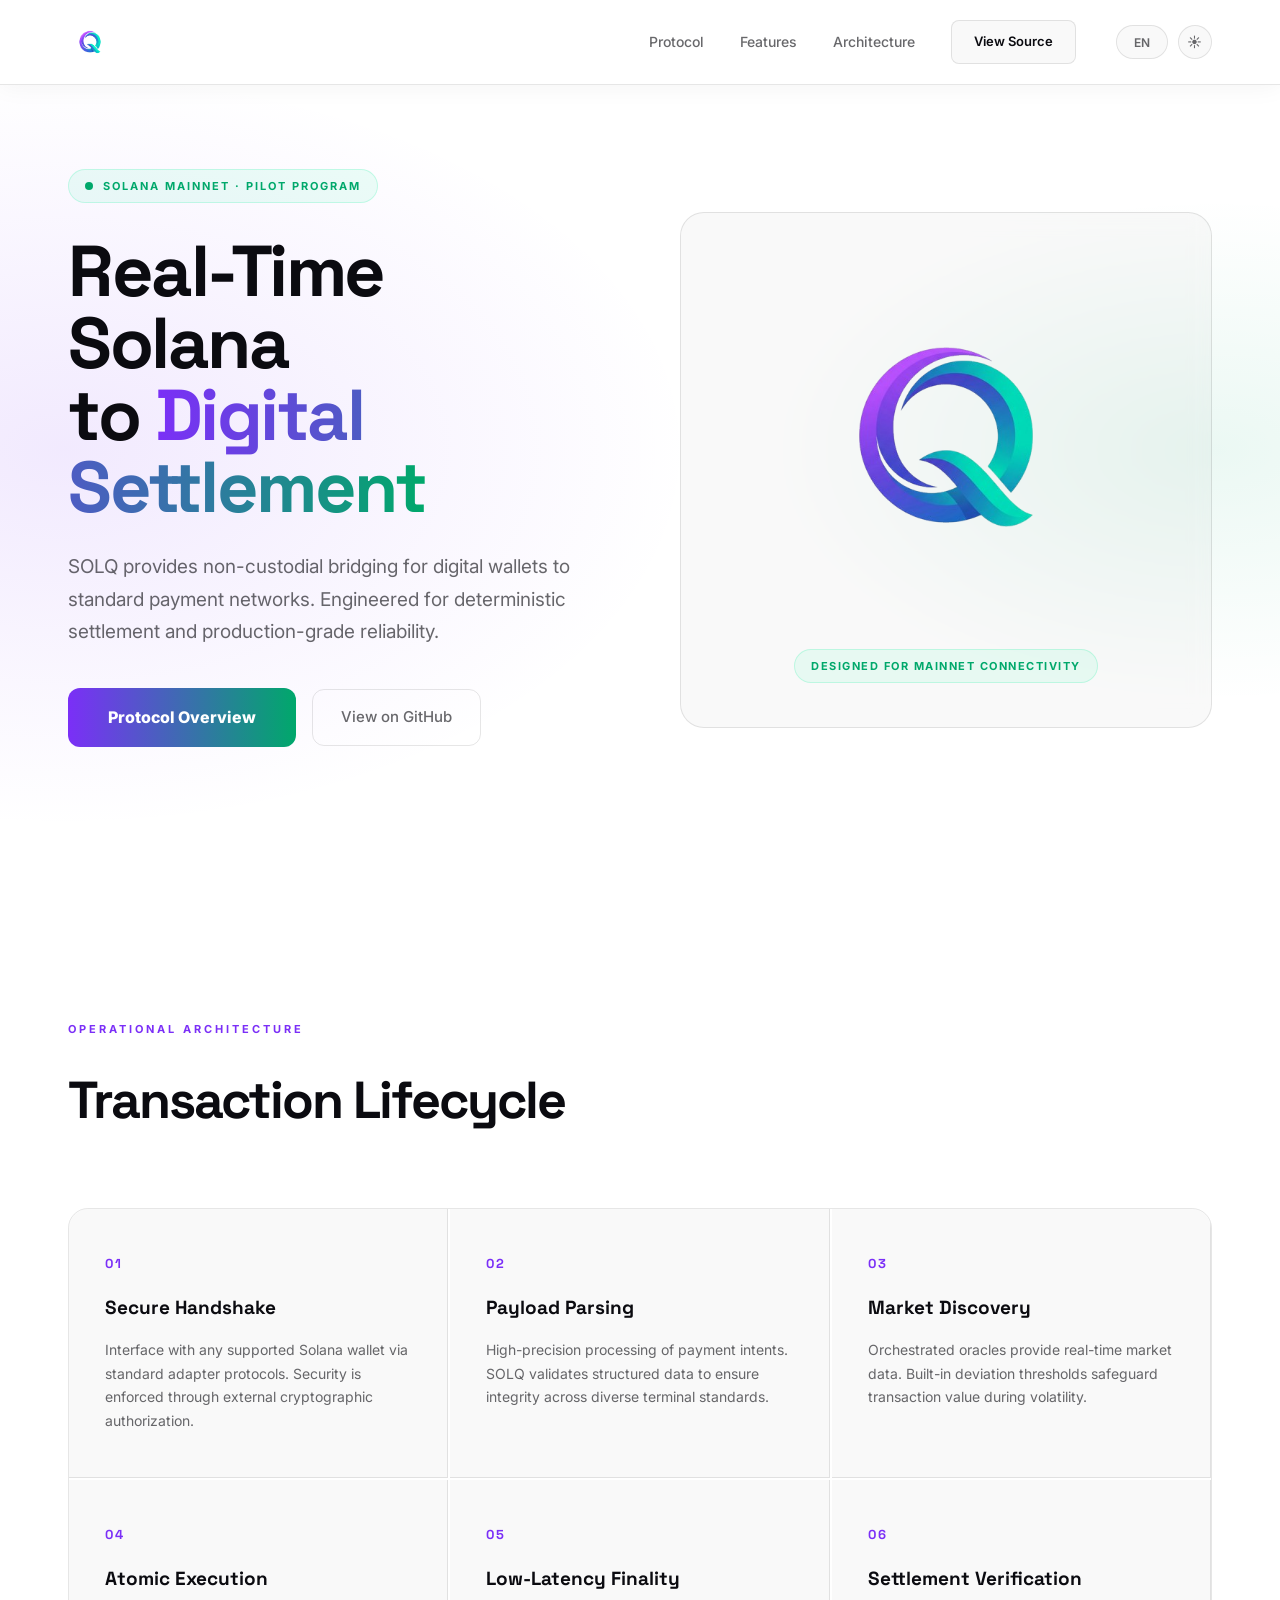
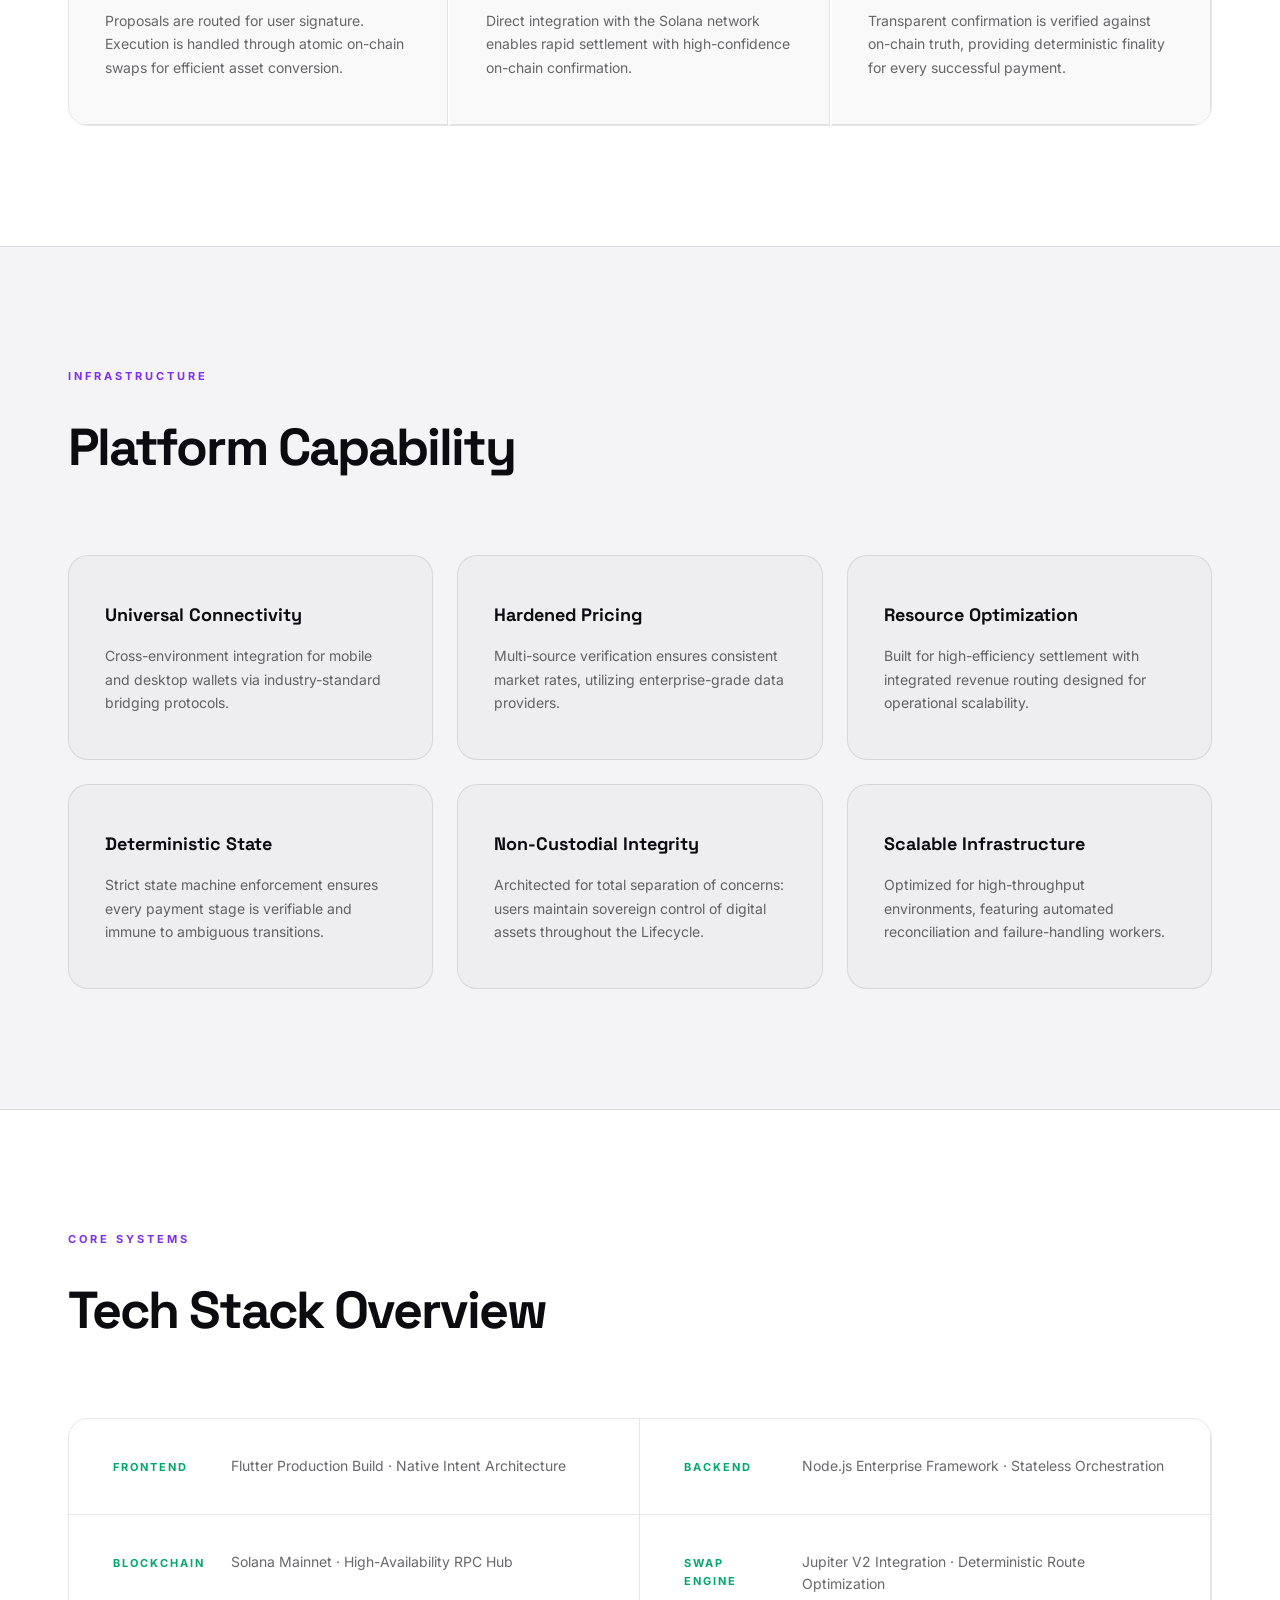
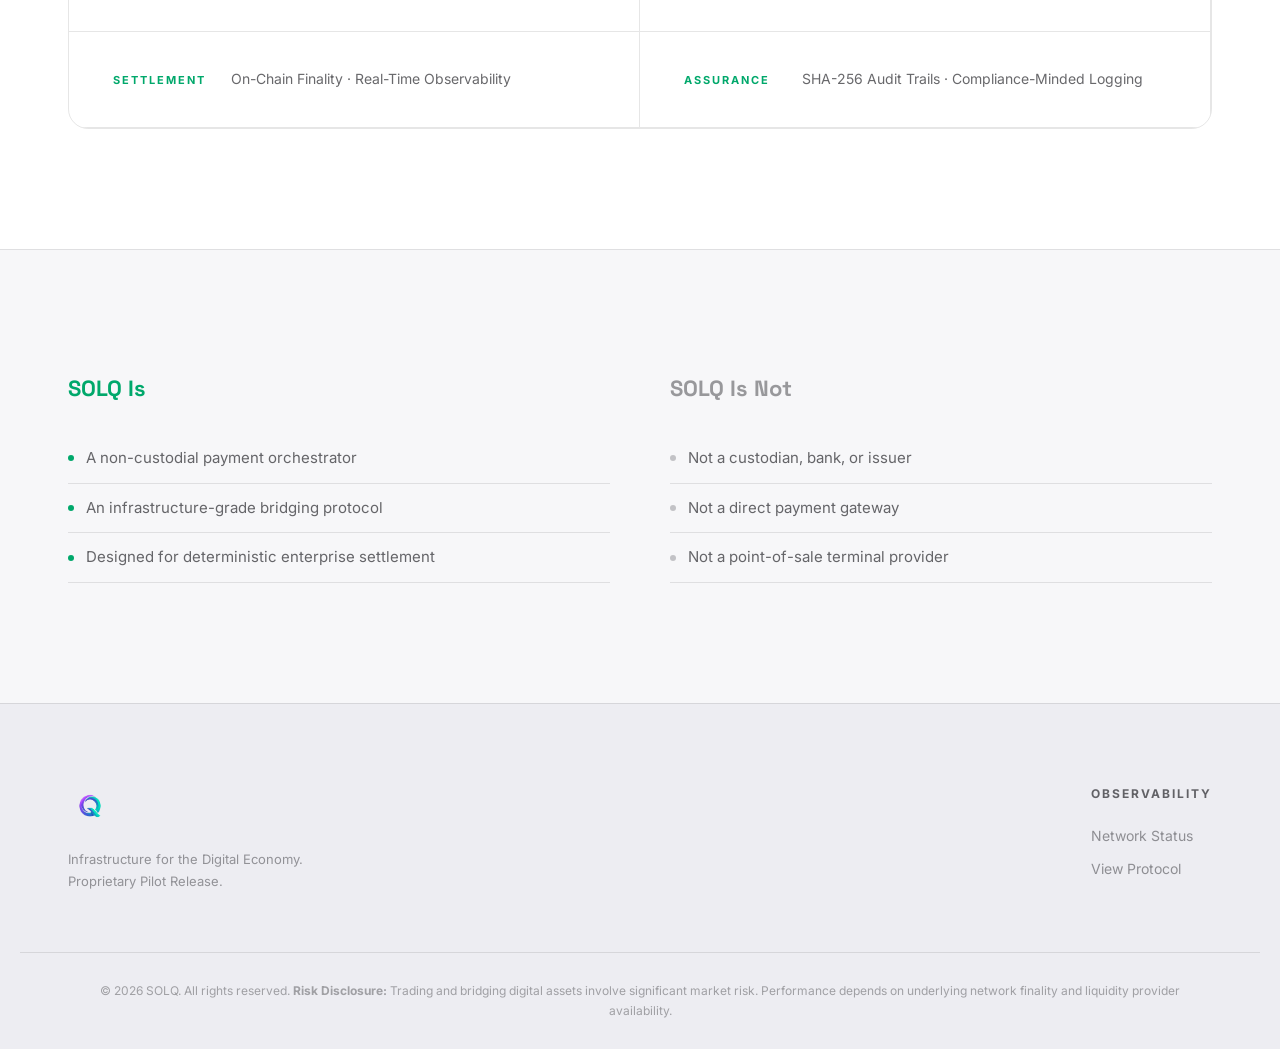
<file: index.html>
<!DOCTYPE html>
<html lang="en">

<head>
    <meta charset="UTF-8">
    <meta name="viewport" content="width=device-width, initial-scale=1.0">
    <title>SOLQ | Payment Orchestration Infrastructure</title>
    <meta name="description"
        content="SOLQ is a professional payment orchestrator on the Solana network, designed for low-latency bridging between digital assets and standard commerce.">
    <link rel="preconnect" href="https://fonts.googleapis.com">
    <link rel="preconnect" href="https://fonts.gstatic.com" crossorigin>
    <link
        href="https://fonts.googleapis.com/css2?family=Inter:wght@400;500;600;700&family=Space+Grotesk:wght@500;700;800&display=swap"
        rel="stylesheet">
    <link rel="stylesheet" href="style.css">
    <script>
        (function () {
            var root = document.documentElement;
            var theme = 'dark';
            var lang = 'en';
            try {
                theme = localStorage.getItem('solq-theme') ||
                    (window.matchMedia('(prefers-color-scheme: light)').matches ? 'light' : 'dark');
                lang = localStorage.getItem('solq-lang') ||
                    ((navigator.language || 'en').toLowerCase().indexOf('id') === 0 ? 'id' : 'en');
            } catch (e) { }
            root.setAttribute('data-theme', theme);
            root.setAttribute('lang', lang);
        })();
    </script>
</head>

<body>

    <nav id="navbar">
        <div class="container nav-content">
            <a href="#" class="logo-link">
                <img src="assets/logo_full.png" alt="SOLQ Corporate Logo" class="nav-logo-img">
            </a>
            <div class="nav-links">
                <a href="#protocol" data-i18n="nav.protocol">Protocol</a>
                <a href="#features" data-i18n="nav.features">Features</a>
                <a href="#architecture" data-i18n="nav.architecture">Architecture</a>
                <a href="https://github.com/nayrbryanGaming/solq" target="_blank" class="btn-nav"
                    data-i18n="nav.source">View Source</a>
                <div class="nav-controls">
                    <button id="lang-toggle" class="ctrl-btn" type="button" data-i18n-aria="a11y.lang"
                        aria-label="Switch language">
                        <span id="lang-label">EN</span>
                    </button>
                    <button id="theme-toggle" class="ctrl-btn" type="button" data-i18n-aria="a11y.theme"
                        aria-label="Switch theme">
                        <span class="theme-icon-dark" aria-hidden="true">&#9790;</span>
                        <span class="theme-icon-light" aria-hidden="true">&#9728;</span>
                    </button>
                </div>
            </div>
        </div>
    </nav>

    <header class="hero">
        <div class="container hero-grid">
            <div class="hero-content reveal">
                <div class="status-badge">
                    <span class="pulse-dot"></span>
                    <span data-i18n="hero.badge">SOLANA MAINNET &middot; PILOT PROGRAM</span>
                </div>
                <h1 data-i18n-html="hero.title">Real-Time Solana<br>to <span class="grad-text">Digital
                        Settlement</span></h1>
                <p class="subtitle" data-i18n="hero.subtitle">SOLQ provides non-custodial bridging for digital wallets
                    to standard payment networks. Engineered for deterministic settlement and production-grade
                    reliability.</p>
                <div class="hero-cta">
                    <a href="#protocol" class="btn-primary" data-i18n="hero.cta1">Protocol Overview</a>
                    <a href="https://github.com/nayrbryanGaming/solq" target="_blank" class="btn-ghost"
                        data-i18n="hero.cta2">View on GitHub</a>
                </div>
            </div>
            <div class="hero-diagram reveal">
                <div class="hero-logo-box">
                    <img src="assets/logo_full.png" alt="SOLQ Infrastructure" class="hero-logo-img">
                    <div class="hero-logo-tag" data-i18n="hero.tag">
                        DESIGNED FOR MAINNET CONNECTIVITY
                    </div>
                </div>
            </div>
        </div>
    </header>

    <section id="protocol" class="section-protocol">
        <div class="container">
            <div class="section-label" data-i18n="protocol.label">Operational Architecture</div>
            <h2 class="reveal" data-i18n="protocol.title">Transaction Lifecycle</h2>
            <div class="steps-grid reveal">
                <div class="step-card">
                    <div class="step-n">01</div>
                    <h3 data-i18n="step1.h">Secure Handshake</h3>
                    <p data-i18n="step1.p">Interface with any supported Solana wallet via standard adapter protocols.
                        Security is enforced through external cryptographic authorization.</p>
                </div>
                <div class="step-card">
                    <div class="step-n">02</div>
                    <h3 data-i18n="step2.h">Payload Parsing</h3>
                    <p data-i18n="step2.p">High-precision processing of payment intents. SOLQ validates structured data
                        to ensure integrity across diverse terminal standards.</p>
                </div>
                <div class="step-card">
                    <div class="step-n">03</div>
                    <h3 data-i18n="step3.h">Market Discovery</h3>
                    <p data-i18n="step3.p">Orchestrated oracles provide real-time market data. Built-in deviation
                        thresholds safeguard transaction value during volatility.</p>
                </div>
                <div class="step-card">
                    <div class="step-n">04</div>
                    <h3 data-i18n="step4.h">Atomic Execution</h3>
                    <p data-i18n="step4.p">Proposals are routed for user signature. Execution is handled through atomic
                        on-chain swaps for efficient asset conversion.</p>
                </div>
                <div class="step-card">
                    <div class="step-n">05</div>
                    <h3 data-i18n="step5.h">Low-Latency Finality</h3>
                    <p data-i18n="step5.p">Direct integration with the Solana network enables rapid settlement with
                        high-confidence on-chain confirmation.</p>
                </div>
                <div class="step-card">
                    <div class="step-n">06</div>
                    <h3 data-i18n="step6.h">Settlement Verification</h3>
                    <p data-i18n="step6.p">Transparent confirmation is verified against on-chain truth, providing
                        deterministic finality for every successful payment.</p>
                </div>
            </div>
        </div>
    </section>

    <section id="features" class="section-dark">
        <div class="container">
            <div class="section-label" data-i18n="feat.label">Infrastructure</div>
            <h2 class="reveal" data-i18n="feat.title">Platform Capability</h2>
            <div class="features-grid reveal">
                <div class="feat-card">
                    <div class="feat-line"></div>
                    <h3 data-i18n="feat1.h">Universal Connectivity</h3>
                    <p data-i18n="feat1.p">Cross-environment integration for mobile and desktop wallets via
                        industry-standard bridging protocols.</p>
                </div>
                <div class="feat-card">
                    <div class="feat-line"></div>
                    <h3 data-i18n="feat2.h">Hardened Pricing</h3>
                    <p data-i18n="feat2.p">Multi-source verification ensures consistent market rates, utilizing
                        enterprise-grade data providers.</p>
                </div>
                <div class="feat-card">
                    <div class="feat-line"></div>
                    <h3 data-i18n="feat3.h">Resource Optimization</h3>
                    <p data-i18n="feat3.p">Built for high-efficiency settlement with integrated revenue routing designed
                        for operational scalability.</p>
                </div>
                <div class="feat-card">
                    <div class="feat-line"></div>
                    <h3 data-i18n="feat4.h">Deterministic State</h3>
                    <p data-i18n="feat4.p">Strict state machine enforcement ensures every payment stage is verifiable
                        and immune to ambiguous transitions.</p>
                </div>
                <div class="feat-card">
                    <div class="feat-line"></div>
                    <h3 data-i18n="feat5.h">Non-Custodial Integrity</h3>
                    <p data-i18n="feat5.p">Architected for total separation of concerns: users maintain sovereign
                        control of digital assets throughout the Lifecycle.</p>
                </div>
                <div class="feat-card">
                    <div class="feat-line"></div>
                    <h3 data-i18n="feat6.h">Scalable Infrastructure</h3>
                    <p data-i18n="feat6.p">Optimized for high-throughput environments, featuring automated
                        reconciliation and failure-handling workers.</p>
                </div>
            </div>
        </div>
    </section>

    <section id="architecture" class="section-stack">
        <div class="container">
            <div class="section-label" data-i18n="stack.label">Core Systems</div>
            <h2 class="reveal" data-i18n="stack.title">Tech Stack Overview</h2>
            <div class="stack-grid reveal">
                <div class="stack-item">
                    <div class="stack-label" data-i18n="stack1.k">Frontend</div>
                    <div class="stack-value" data-i18n="stack1.v">Flutter Production Build &middot; Native Intent
                        Architecture</div>
                </div>
                <div class="stack-item">
                    <div class="stack-label" data-i18n="stack2.k">Backend</div>
                    <div class="stack-value" data-i18n="stack2.v">Node.js Enterprise Framework &middot; Stateless
                        Orchestration</div>
                </div>
                <div class="stack-item">
                    <div class="stack-label" data-i18n="stack3.k">Blockchain</div>
                    <div class="stack-value" data-i18n="stack3.v">Solana Mainnet &middot; High-Availability RPC Hub</div>
                </div>
                <div class="stack-item">
                    <div class="stack-label" data-i18n="stack4.k">Swap Engine</div>
                    <div class="stack-value" data-i18n="stack4.v">Jupiter V2 Integration &middot; Deterministic Route
                        Optimization</div>
                </div>
                <div class="stack-item">
                    <div class="stack-label" data-i18n="stack5.k">Settlement</div>
                    <div class="stack-value" data-i18n="stack5.v">On-Chain Finality &middot; Real-Time Observability
                    </div>
                </div>
                <div class="stack-item">
                    <div class="stack-label" data-i18n="stack6.k">Assurance</div>
                    <div class="stack-value" data-i18n="stack6.v">SHA-256 Audit Trails &middot; Compliance-Minded
                        Logging</div>
                </div>
            </div>
        </div>
    </section>

    <section class="section-posture">
        <div class="container">
            <div class="posture-grid reveal">
                <div class="posture-col">
                    <h3 data-i18n="is.title">SOLQ Is</h3>
                    <ul>
                        <li data-i18n="is.1">A non-custodial payment orchestrator</li>
                        <li data-i18n="is.2">An infrastructure-grade bridging protocol</li>
                        <li data-i18n="is.3">Designed for deterministic enterprise settlement</li>
                    </ul>
                </div>
                <div class="posture-col posture-right">
                    <h3 data-i18n="isnot.title">SOLQ Is Not</h3>
                    <ul>
                        <li data-i18n="isnot.1">Not a custodian, bank, or issuer</li>
                        <li data-i18n="isnot.2">Not a direct payment gateway</li>
                        <li data-i18n="isnot.3">Not a point-of-sale terminal provider</li>
                    </ul>
                </div>
            </div>
        </div>
    </section>

    <footer>
        <div class="container footer-content">
            <div class="footer-brand">
                <img src="assets/logo_full.png" alt="SOLQ Logo" class="footer-logo-img">
                <p data-i18n-html="footer.tagline">Infrastructure for the Digital Economy.<br>Proprietary Pilot Release.
                </p>
            </div>
            <div class="footer-links-col">
                <h4 data-i18n="footer.obs">Observability</h4>
                <a href="https://solscan.io" target="_blank" data-i18n="footer.status">Network Status</a>
                <a href="https://github.com/nayrbryanGaming/solq" target="_blank" data-i18n="footer.protocol">View
                    Protocol</a>
            </div>
        </div>
        <div class="footer-bottom">
            <div class="container">
                <p data-i18n-html="footer.legal">&copy; 2026 SOLQ. All rights reserved. <strong>Risk
                        Disclosure:</strong> Trading and bridging digital assets involve significant market risk.
                    Performance depends on underlying network finality and liquidity provider availability.</p>
            </div>
        </div>
    </footer>

    <script src="i18n.js"></script>
    <script src="script.js"></script>
</body>

</html>
</file>
<file: style.css>
:root {
    --purple: #9945FF;
    --green: #14F199;
    --bg: #030303;
    --bg2: #070707;
    --bg3: #050505;
    --bg4: #000000;
    --nav-bg: rgba(3, 3, 3, 0.92);
    --text: #ffffff;
    --on-accent: #000000;
    --muted: rgba(255, 255, 255, 0.55);
    --border: rgba(255, 255, 255, 0.08);
    --card-bg: rgba(255, 255, 255, 0.03);
    --w07: rgba(255, 255, 255, 0.7);
    --w03: rgba(255, 255, 255, 0.3);
    --w3: rgba(255, 255, 255, 0.3);
    --w025: rgba(255, 255, 255, 0.25);
    --w02: rgba(255, 255, 255, 0.2);
    --w015: rgba(255, 255, 255, 0.15);
    --w01: rgba(255, 255, 255, 0.1);
    --glow-p: rgba(153, 69, 255, 0.07);
    --glow-g: rgba(20, 241, 153, 0.05);
}

:root[data-theme="light"] {
    --purple: #7B2FF7;
    --green: #00A86B;
    --bg: #FFFFFF;
    --bg2: #F7F7F9;
    --bg3: #F4F4F7;
    --bg4: #EDEDF2;
    --nav-bg: rgba(255, 255, 255, 0.92);
    --text: #0B0B10;
    --on-accent: #FFFFFF;
    --muted: rgba(11, 11, 16, 0.62);
    --border: rgba(11, 11, 16, 0.10);
    --card-bg: rgba(11, 11, 16, 0.025);
    --w07: rgba(11, 11, 16, 0.72);
    --w03: rgba(11, 11, 16, 0.42);
    --w3: rgba(11, 11, 16, 0.42);
    --w025: rgba(11, 11, 16, 0.40);
    --w02: rgba(11, 11, 16, 0.36);
    --w015: rgba(11, 11, 16, 0.22);
    --w01: rgba(11, 11, 16, 0.34);
    --glow-p: rgba(123, 47, 247, 0.10);
    --glow-g: rgba(0, 168, 107, 0.08);
}


* {
    margin: 0;
    padding: 0;
    box-sizing: border-box;
}

html {
    scroll-behavior: smooth;
}

body {
    background: var(--bg);
    color: var(--text);
    font-family: 'Inter', sans-serif;
    line-height: 1.65;
    overflow-x: hidden;
}

.container {
    max-width: 1240px;
    margin: 0 auto;
    padding: 0 48px;
}

/* ── NAVBAR ── */
nav {
    position: fixed;
    top: 0;
    width: 100%;
    z-index: 1000;
    padding: 20px 0;
    background: var(--nav-bg);
    backdrop-filter: blur(24px);
    -webkit-backdrop-filter: blur(24px);
    border-bottom: 1px solid var(--border);
    transition: padding 0.3s ease;
}

.nav-content {
    display: flex;
    align-items: center;
    justify-content: space-between;
}

.logo-link {
    text-decoration: none;
    display: flex;
    align-items: center;
}

.nav-logo {
    height: 36px;
    display: block;
}

.nav-links {
    display: flex;
    align-items: center;
    gap: 36px;
}

.nav-links a {
    color: var(--muted);
    text-decoration: none;
    font-size: 14px;
    font-weight: 500;
    transition: color 0.3s;
}

.nav-links a:hover {
    color: var(--text);
}

.btn-nav {
    background: var(--card-bg);
    border: 1px solid var(--border);
    color: var(--text) !important;
    padding: 10px 22px;
    border-radius: 8px;
    font-size: 13px !important;
    font-weight: 600 !important;
    transition: all 0.3s !important;
}

.btn-nav:hover {
    border-color: rgba(153, 69, 255, 0.5) !important;
    background: rgba(153, 69, 255, 0.08) !important;
    color: var(--text) !important;
}

/* ── OFFICIAL LOGO STYLES ── */
.nav-logo-img {
    height: 44px;
    width: auto;
    display: block;
    object-fit: contain;
    filter: brightness(1.1);
    transition: transform 0.3s ease;
}

.nav-logo-img:hover {
    transform: scale(1.05);
}

.hero-logo-box {
    background: var(--card-bg);
    border: 1px solid var(--border);
    border-radius: 24px;
    padding: 44px 40px;
    display: flex;
    flex-direction: column;
    align-items: center;
    gap: 32px;
    backdrop-filter: blur(10px);
}

.hero-logo-img {
    width: 100%;
    max-width: 360px;
    height: auto;
    object-fit: contain;
    display: block;
}

.hero-logo-tag {
    display: inline-flex;
    align-items: center;
    gap: 10px;
    background: rgba(20, 241, 153, 0.08);
    border: 1px solid rgba(20, 241, 153, 0.2);
    border-radius: 100px;
    padding: 7px 16px;
    font-size: 11px;
    font-weight: 700;
    letter-spacing: 1.5px;
    color: var(--green);
    text-transform: uppercase;
}

.hero-stats {
    display: flex;
    gap: 32px;
    width: 100%;
    justify-content: center;
    border-top: 1px solid var(--border);
    padding-top: 24px;
}

.hero-stat {
    text-align: center;
}

.stat-val {
    display: block;
    font-family: 'Space Grotesk', sans-serif;
    font-size: 24px;
    font-weight: 800;
    background: linear-gradient(90deg, var(--purple), var(--green));
    -webkit-background-clip: text;
    -webkit-text-fill-color: transparent;
    background-clip: text;
}

.stat-lbl {
    display: block;
    font-size: 11px;
    color: var(--muted);
    letter-spacing: 1px;
    margin-top: 4px;
}

.footer-logo-img {
    height: 44px;
    width: auto;
    object-fit: contain;
    display: block;
    margin-bottom: 20px;
    filter: brightness(1.05);
}

/* ── HERO ── */
.hero {
    padding: 160px 0 120px;
    min-height: 100vh;
    display: flex;
    align-items: center;
    background: radial-gradient(ellipse 70% 60% at 5% 50%, var(--glow-p) 0%, transparent 70%),
        radial-gradient(ellipse 50% 40% at 95% 50%, var(--glow-g) 0%, transparent 70%);
}

.hero-grid {
    display: grid;
    grid-template-columns: 1fr 1fr;
    gap: 80px;
    align-items: center;
}

.status-badge {
    display: inline-flex;
    align-items: center;
    gap: 10px;
    background: rgba(20, 241, 153, 0.08);
    border: 1px solid rgba(20, 241, 153, 0.2);
    border-radius: 100px;
    padding: 7px 16px;
    font-size: 11px;
    font-weight: 700;
    letter-spacing: 2px;
    color: var(--green);
    text-transform: uppercase;
    margin-bottom: 32px;
}

.pulse-dot {
    width: 8px;
    height: 8px;
    background: var(--green);
    border-radius: 50%;
    animation: pulse 2s infinite;
    flex-shrink: 0;
}

@keyframes pulse {

    0%,
    100% {
        opacity: 1;
        transform: scale(1);
    }

    50% {
        opacity: 0.4;
        transform: scale(0.85);
    }
}

h1 {
    font-family: 'Space Grotesk', sans-serif;
    font-size: 72px;
    line-height: 1.0;
    letter-spacing: -2.5px;
    font-weight: 800;
    margin-bottom: 28px;
}

.grad-text {
    background: linear-gradient(90deg, var(--purple), var(--green));
    -webkit-background-clip: text;
    -webkit-text-fill-color: transparent;
    background-clip: text;
}

.subtitle {
    font-size: 19px;
    color: var(--muted);
    max-width: 540px;
    line-height: 1.7;
    margin-bottom: 40px;
}

.hero-cta {
    display: flex;
    gap: 16px;
    align-items: center;
    margin-bottom: 24px;
}

.btn-primary {
    background: linear-gradient(90deg, var(--purple), var(--green));
    color: var(--on-accent);
    text-decoration: none;
    padding: 16px 40px;
    border-radius: 12px;
    font-weight: 800;
    font-size: 16px;
    transition: all 0.3s cubic-bezier(0.175, 0.885, 0.32, 1.275);
}

.btn-primary:hover {
    transform: translateY(-4px);
    box-shadow: 0 16px 40px rgba(153, 69, 255, 0.35);
}

.btn-ghost {
    color: var(--muted);
    text-decoration: none;
    font-size: 15px;
    font-weight: 500;
    border: 1px solid var(--border);
    padding: 15px 28px;
    border-radius: 12px;
    transition: all 0.3s;
}

.btn-ghost:hover {
    color: var(--text);
    border-color: var(--w03);
}

.tagline-fine {
    font-size: 12px;
    color: var(--w02);
    letter-spacing: 0.5px;
}

.arch-box {
    background: var(--card-bg);
    border: 1px solid var(--border);
    border-radius: 24px;
    padding: 10px;
    backdrop-filter: blur(10px);
}

.arch-box svg {
    width: 100%;
    display: block;
}

/* ── SECTIONS ── */

section {
    padding: 120px 0;
}

h2 {
    font-family: 'Space Grotesk', sans-serif;
    font-size: 52px;
    font-weight: 800;
    letter-spacing: -2px;
    margin-bottom: 64px;
}

.section-label {
    font-size: 11px;
    font-weight: 700;
    letter-spacing: 3px;
    text-transform: uppercase;
    color: var(--purple);
    margin-bottom: 20px;
}

/* ── PROTOCOL / STEPS ── */
.section-protocol {
    background: var(--bg);
}

.steps-grid {
    display: grid;
    grid-template-columns: repeat(3, 1fr);
    gap: 2px;
    border: 1px solid var(--border);
    border-radius: 20px;
    overflow: hidden;
}

.step-card {
    padding: 44px 36px;
    background: var(--card-bg);
    position: relative;
    border-right: 1px solid var(--border);
    border-bottom: 1px solid var(--border);
    transition: background 0.3s;
}

.step-card:hover {
    background: rgba(153, 69, 255, 0.04);
}

.step-n {
    font-family: 'Space Grotesk', sans-serif;
    font-size: 13px;
    font-weight: 700;
    color: var(--purple);
    letter-spacing: 2px;
    margin-bottom: 18px;
}

.step-card h3 {
    font-family: 'Space Grotesk', sans-serif;
    font-size: 19px;
    margin-bottom: 14px;
}

.step-card p {
    font-size: 14px;
    color: var(--muted);
    line-height: 1.7;
}

/* ── FEATURES ── */
.section-dark {
    background: var(--bg3);
    border-top: 1px solid var(--border);
    border-bottom: 1px solid var(--border);
}

.features-grid {
    display: grid;
    grid-template-columns: repeat(3, 1fr);
    gap: 24px;
}

.feat-card {
    padding: 44px 36px;
    background: var(--card-bg);
    border: 1px solid var(--border);
    border-radius: 20px;
    transition: all 0.4s;
}

.feat-card:hover {
    border-color: rgba(153, 69, 255, 0.3);
    transform: translateY(-6px);
    box-shadow: 0 20px 50px rgba(153, 69, 255, 0.08);
}

.feat-icon-box {
    width: 56px;
    height: 56px;
    background: rgba(153, 69, 255, 0.08);
    border-radius: 14px;
    display: flex;
    align-items: center;
    justify-content: center;
    margin-bottom: 28px;
}

.feat-card h3 {
    font-family: 'Space Grotesk', sans-serif;
    font-size: 18px;
    margin-bottom: 14px;
}

.feat-card p {
    font-size: 14px;
    color: var(--muted);
    line-height: 1.7;
}

/* ── TECH STACK ── */
.section-stack {
    background: var(--bg);
}

.stack-grid {
    display: grid;
    grid-template-columns: repeat(2, 1fr);
    gap: 0;
    border: 1px solid var(--border);
    border-radius: 20px;
    overflow: hidden;
}

.stack-item {
    padding: 36px 44px;
    border-right: 1px solid var(--border);
    border-bottom: 1px solid var(--border);
    display: flex;
    gap: 28px;
    align-items: flex-start;
    transition: background 0.3s;
}

.stack-item:hover {
    background: var(--card-bg);
}

.stack-label {
    font-size: 11px;
    font-weight: 700;
    letter-spacing: 2px;
    text-transform: uppercase;
    color: var(--green);
    width: 90px;
    flex-shrink: 0;
    padding-top: 3px;
}

.stack-value {
    font-size: 14px;
    color: var(--muted);
    line-height: 1.6;
}

/* ── POSTURE ── */
.section-posture {
    background: var(--bg2);
    border-top: 1px solid var(--border);
}

.posture-grid {
    display: grid;
    grid-template-columns: 1fr 1fr;
    gap: 60px;
    align-items: start;
}

.posture-col h3 {
    font-family: 'Space Grotesk', sans-serif;
    font-size: 22px;
    margin-bottom: 28px;
    color: var(--green);
}

.posture-right h3 {
    color: var(--w025);
}

.posture-col ul {
    list-style: none;
}

.posture-col li {
    font-size: 15px;
    color: var(--muted);
    padding: 12px 0;
    border-bottom: 1px solid var(--border);
    display: flex;
    align-items: center;
    gap: 12px;
}

.posture-col li::before {
    content: '';
    width: 6px;
    height: 6px;
    border-radius: 50%;
    background: var(--green);
    flex-shrink: 0;
}

.posture-right li::before {
    background: var(--w015);
}

/* ── SUMMARY QUOTE ── */
.section-summary {
    background: var(--bg);
    padding: 100px 0;
    border-top: 1px solid var(--border);
}

blockquote {
    font-family: 'Space Grotesk', sans-serif;
    font-size: 32px;
    font-weight: 600;
    line-height: 1.45;
    text-align: center;
    color: var(--w07);
    max-width: 900px;
    margin: 0 auto;
    padding: 0 40px;
    border: none;
    letter-spacing: -0.5px;
}

/* ── FOOTER ── */
footer {
    background: var(--bg4);
    border-top: 1px solid var(--border);
    padding: 80px 0 0;
}

.footer-content {
    display: flex;
    justify-content: space-between;
    align-items: flex-start;
    padding-bottom: 60px;
    border-bottom: 1px solid var(--border);
}

.footer-logo-svg {
    height: 32px;
    display: block;
    margin-bottom: 20px;
}

.footer-brand p {
    font-size: 13px;
    color: var(--w025);
    line-height: 1.7;
    max-width: 300px;
}

.footer-links-col h4 {
    font-size: 12px;
    font-weight: 700;
    letter-spacing: 2px;
    text-transform: uppercase;
    color: var(--muted);
    margin-bottom: 20px;
}

.footer-links-col a {
    display: block;
    color: var(--w03);
    text-decoration: none;
    font-size: 14px;
    margin-bottom: 10px;
    transition: color 0.3s;
}

.footer-links-col a:hover {
    color: var(--text);
}

.footer-bottom {
    padding: 28px 0;
}

.footer-bottom p {
    font-size: 12px;
    color: var(--w01);
    text-align: center;
}

/* ── ANIMATIONS ── */
.reveal {
    opacity: 0;
    transform: translateY(32px);
    transition: opacity 0.9s ease, transform 0.9s ease;
}

.reveal.visible {
    opacity: 1;
    transform: none;
}

/* ── RESPONSIVE ── */
@media (max-width: 980px) {
    .container {
        padding: 0 24px;
    }

    .hero-grid {
        grid-template-columns: 1fr;
    }

    .arch-box {
        display: none;
    }

    h1 {
        font-size: 52px;
    }

    .steps-grid,
    .features-grid {
        grid-template-columns: 1fr;
    }

    .stack-grid {
        grid-template-columns: 1fr;
    }

    .posture-grid {
        grid-template-columns: 1fr;
    }

    h2 {
        font-size: 38px;
    }
}
/* ── THEME / LANGUAGE CONTROLS ── */
body,
nav,
.section-dark,
footer,
.step-card,
.feat-card,
.stack-item {
    transition: background-color 0.3s ease, color 0.3s ease, border-color 0.3s ease;
}

.nav-controls {
    display: flex;
    align-items: center;
    gap: 10px;
    margin-left: 4px;
}

.ctrl-btn {
    display: inline-flex;
    align-items: center;
    justify-content: center;
    gap: 6px;
    height: 34px;
    padding: 0 12px;
    border: 1px solid var(--border);
    border-radius: 999px;
    background: var(--card-bg);
    color: var(--muted);
    font-family: 'Inter', sans-serif;
    font-size: 12px;
    font-weight: 600;
    letter-spacing: 0.4px;
    cursor: pointer;
    transition: color 0.25s, border-color 0.25s, background 0.25s;
}

.ctrl-btn:hover {
    color: var(--text);
    border-color: var(--w3);
}

.ctrl-btn:focus-visible {
    outline: 2px solid var(--purple);
    outline-offset: 2px;
}

#theme-toggle {
    width: 34px;
    padding: 0;
    font-size: 14px;
    line-height: 1;
}

.theme-icon-light {
    display: none;
}

:root[data-theme="light"] .theme-icon-dark {
    display: none;
}

:root[data-theme="light"] .theme-icon-light {
    display: inline;
}

#lang-toggle {
    min-width: 52px;
}

/* light-mode legibility fixes */
:root[data-theme="light"] .hero {
    background: radial-gradient(ellipse 70% 60% at 5% 50%, var(--glow-p) 0%, transparent 70%),
        radial-gradient(ellipse 50% 40% at 95% 50%, var(--glow-g) 0%, transparent 70%);
}

:root[data-theme="light"] nav {
    box-shadow: 0 1px 24px rgba(11, 11, 16, 0.05);
}

:root[data-theme="light"] .step-card:hover {
    box-shadow: 0 20px 50px rgba(123, 47, 247, 0.12);
}

@media (max-width: 780px) {
    .nav-links a:not(.btn-nav) {
        display: none;
    }

    .nav-links {
        gap: 12px;
    }
}
</file>
